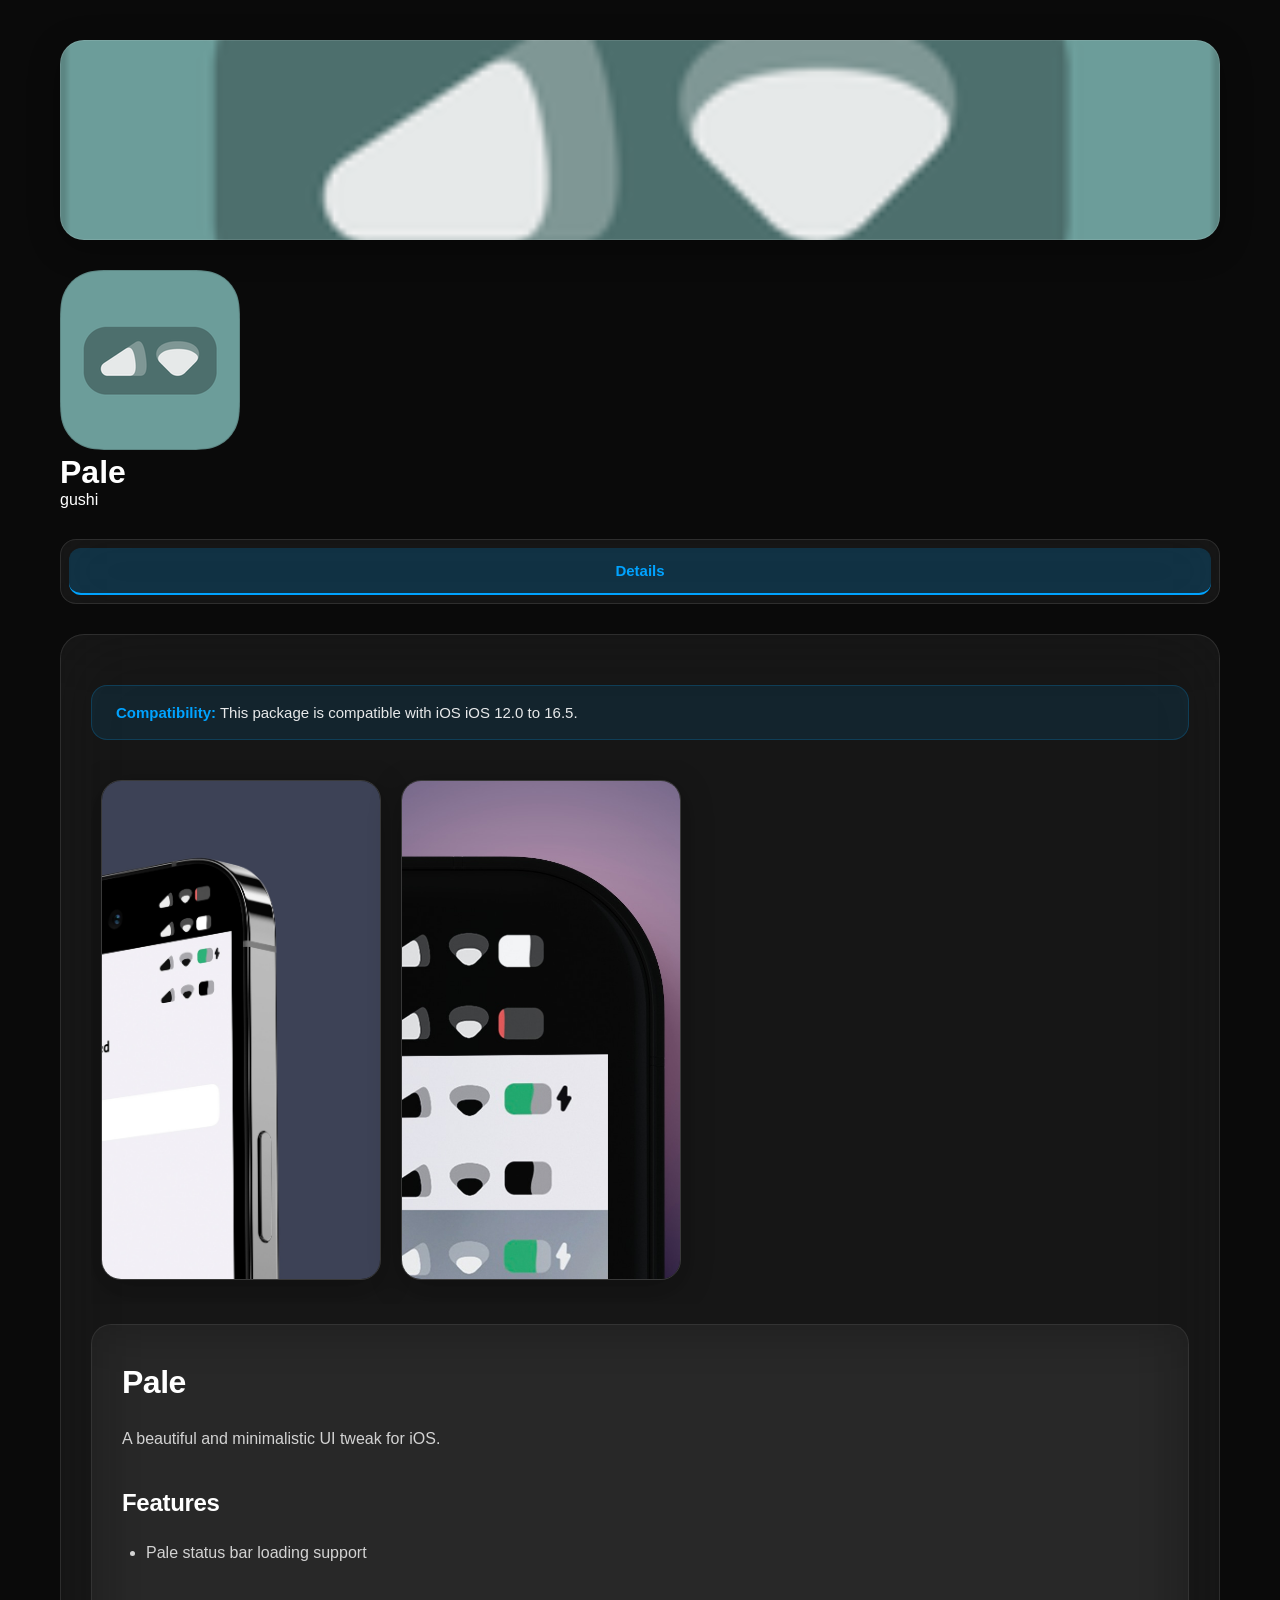
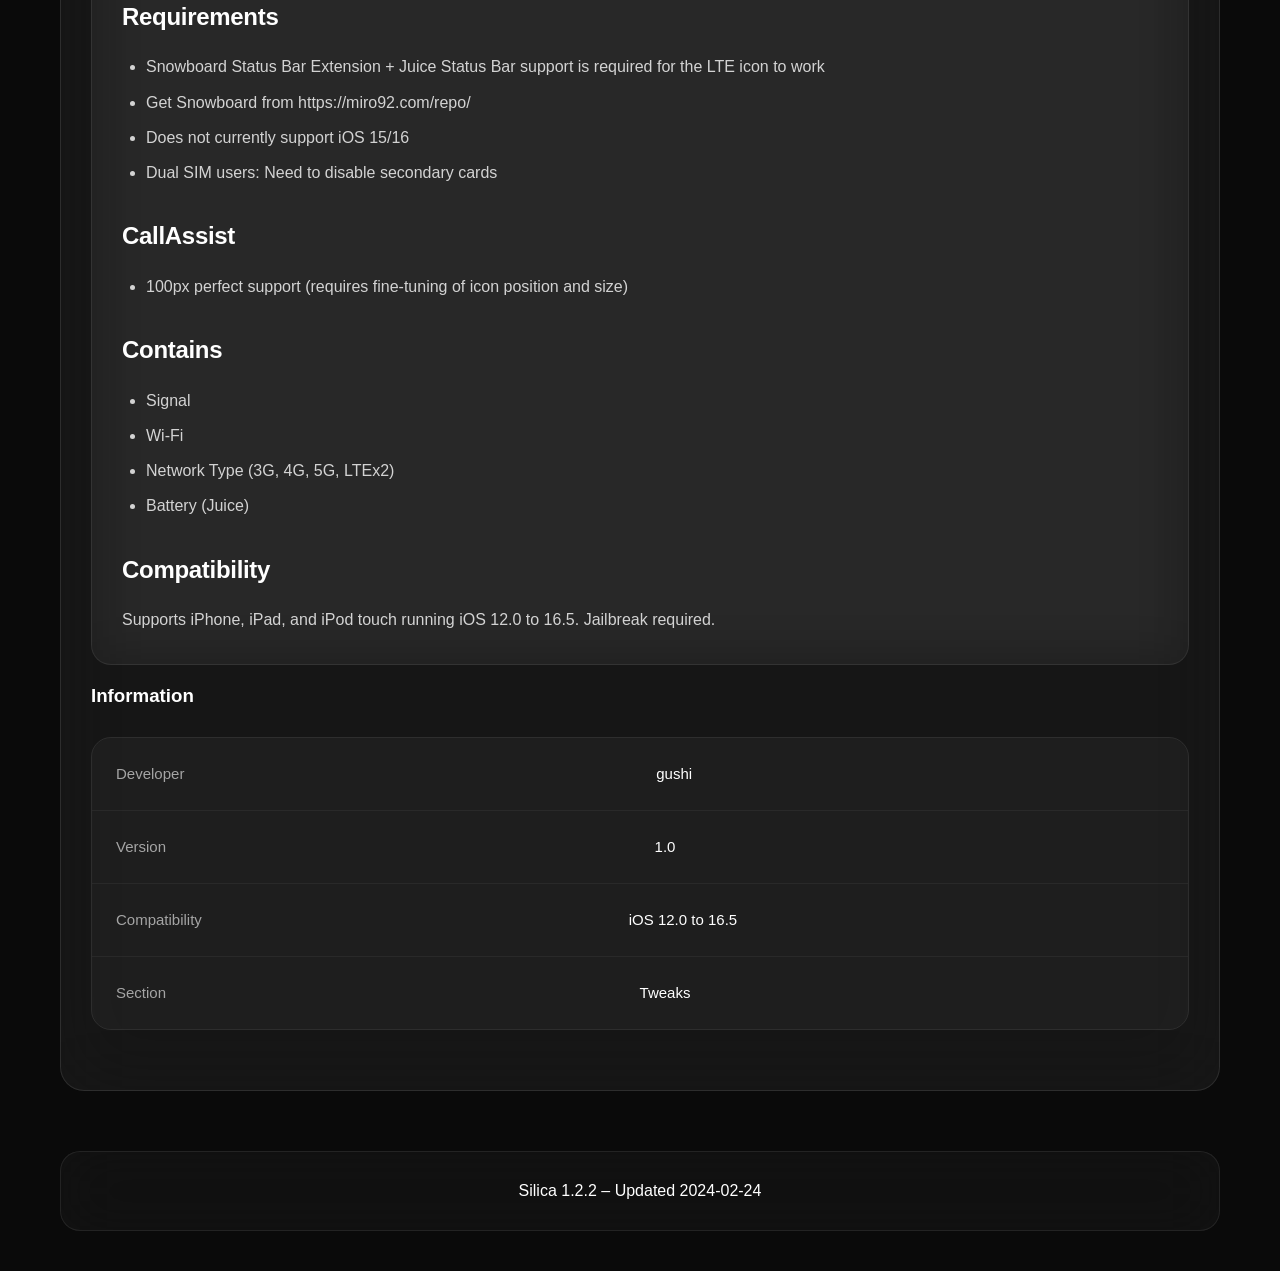
<file: depiction/web/com.gushi.pale.html>
<!DOCTYPE html>
<html>
<head>
    <meta charset="utf-8">
    <meta name="viewport" content="width=device-width, initial-scale=1, minimum-scale=1.0, user-scalable=0">
    <title>Pale</title>
    <link rel="stylesheet" type="text/css" href="../../web/index.css">
    <style>a, .tint, .table-btn:after {color: #00a3ff} .active {color: #00a3ff;border-bottom: 2px solid #00a3ff;}</style>
    <script src="../../web/index.js"></script>
    <meta name="description" content="A package by gushi for iOS 12.0 to 16.5.">
    <meta property="og:title" content="Pale">
    <meta property="og:description" content="A package by gushi for iOS 12.0 to 16.5.">
    <meta property="og:image" content="../../assets/com.gushi.pale/icon.png">
    <meta name="twitter:card" content="summary_large_image">
    <meta name="twitter:title" content="Pale">
    <meta name="twitter:description" content="A package by gushi for iOS 12.0 to 16.5.">
    <meta name="twitter:image" content="https://w1xced-io.github.io/w1xcrack-repo/assets/com.gushi.pale/icon.png">
    <meta name="theme-color" content="#00a3ff">
</head>
<body>
    <div class="body">
        <div style="background-image: url(../../assets/com.gushi.pale/icon.png)" class="banner_underlay"></div>
        <div class="package package_head">
            <img src="../../assets/com.gushi.pale/icon.png">
            <div class="package_info">
                <h1 class="package_name">Pale</h1>
                <p class="package_caption">gushi</p>
            </div>
        </div>
        <div class="nav">
            <div class="nav_btn active tweak_info_btn" onclick="swap('.changelog','.tweak_info');">Details</div>
        </div>
        <div class="tweak_info">
            <p class="compatibility"><b>Compatibility:</b> This package is compatible with iOS iOS 12.0 to 16.5.</p>
            <div class="scroll_view"><img class="img_card" src="../../assets/com.gushi.pale/screenshot/sc1.jpg"><img class="img_card" src="../../assets/com.gushi.pale/screenshot/sc2.jpg"></div>
            <div class="md_view">
                <p><h1>Pale</h1>
<p>A beautiful and minimalistic UI tweak for iOS.</p>
<h2>Features</h2>
<ul>
<li>Pale status bar loading support</li>
</ul>
<h2>Requirements</h2>
<ul>
<li>Snowboard Status Bar Extension + Juice Status Bar support is required for the LTE icon to work</li>
<li>Get Snowboard from https://miro92.com/repo/</li>
<li>Does not currently support iOS 15/16</li>
<li>Dual SIM users: Need to disable secondary cards</li>
</ul>
<h2>CallAssist</h2>
<ul>
<li>100px perfect support (requires fine-tuning of icon position and size)</li>
</ul>
<h2>Contains</h2>
<ul>
<li>Signal</li>
<li>Wi-Fi</li>
<li>Network Type (3G, 4G, 5G, LTEx2)</li>
<li>Battery (Juice)</li>
</ul>
<h2>Compatibility</h2>
<p>Supports iPhone, iPad, and iPod touch running iOS 12.0 to 16.5. Jailbreak required.</p>
</p>
            </div>
            <h3>Information</h3>
            <div class="table">
                <div class="cell">
                    <div class="title">Developer</div>
                    <div class="text">gushi</div>
                    <br><br>
                </div>
                <div class="cell">
                    <div class="title">Version</div>
                    <div class="text">1.0</div>
                    <br><br>
                </div>
                <div class="cell">
                    <div class="title">Compatibility</div>
                    <div class="text">iOS 12.0 to 16.5</div>
                    <br><br>
                </div>
                <div class="cell">
                    <div class="title">Section</div>
                    <div class="text">Tweaks</div>
                    <br><br>
                </div>
            </div>
        </div>
        <div class="changelog">
            <div class="changelog_entry">
                <h4>1.0</h4>
                <div class="md_view"><p>Initial release</p></div>
            </div>
        </div>
        <div class="caption center footer">Silica 1.2.2 – Updated 2024-02-24</div>
    </div>
</body>
<script>compatible("12.0","16.5","iOS 12.0 to 16.5");externalize()</script>
</html>
</file>
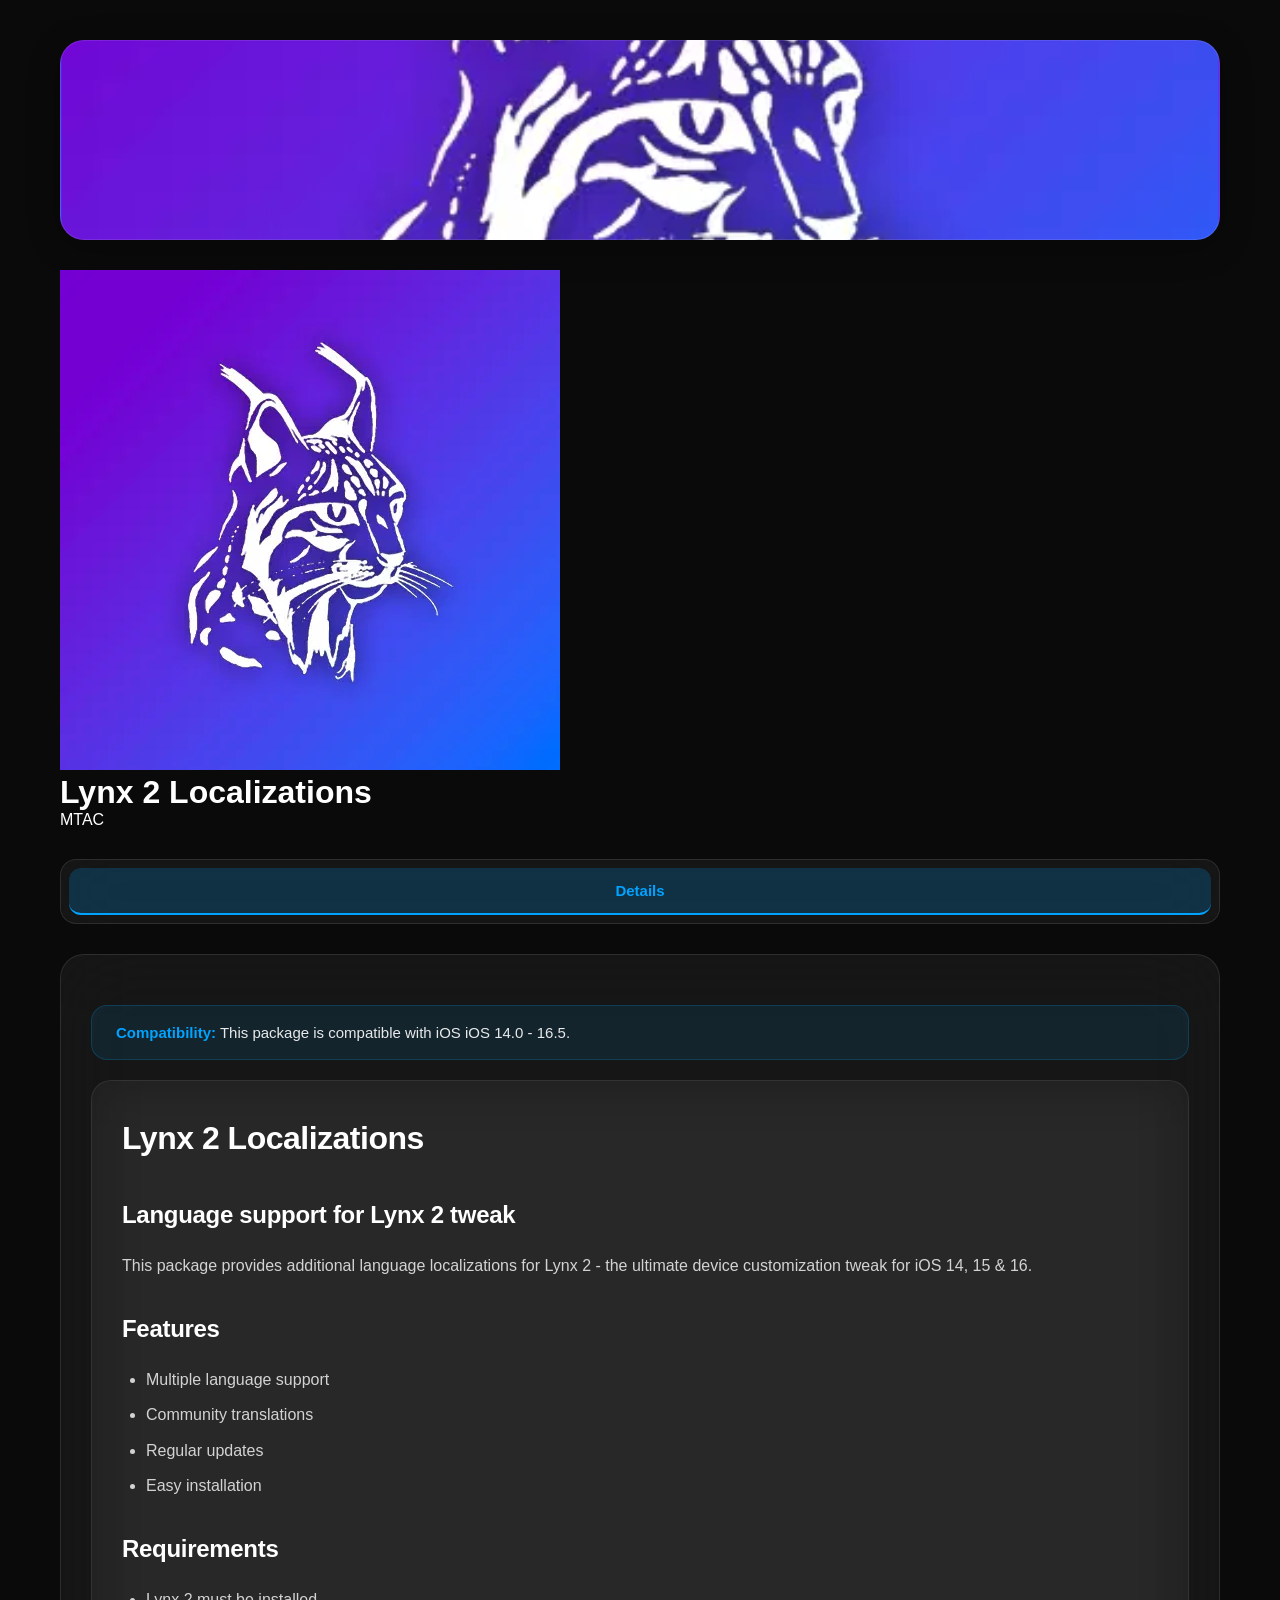
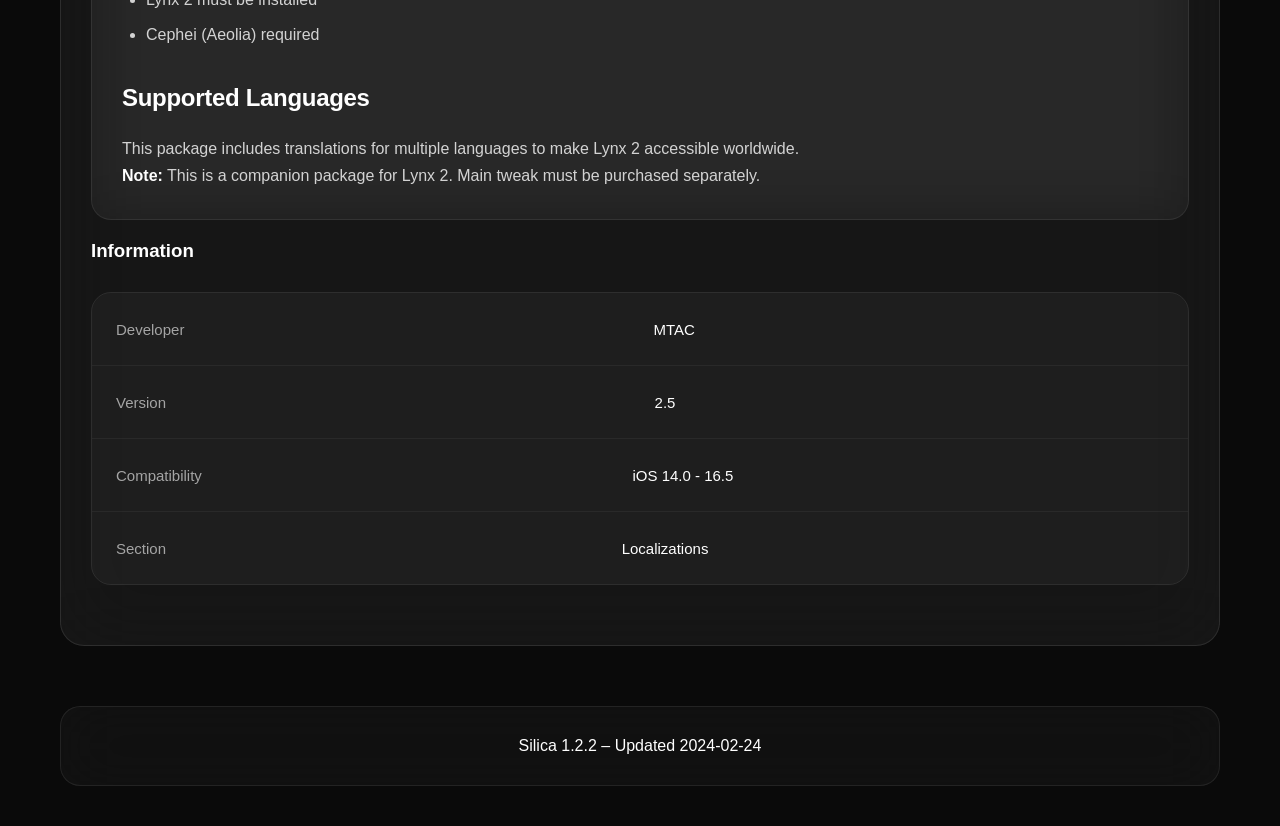
<file: depiction/web/com.mtac.lynxtwo.localizations.html>
<!DOCTYPE html>
<html>
<head>
    <meta charset="utf-8">
    <meta name="viewport" content="width=device-width, initial-scale=1, minimum-scale=1.0, user-scalable=0">
    <title>Lynx 2 Localizations</title>
    <link rel="stylesheet" type="text/css" href="../../web/index.css">
    <style>a, .tint, .table-btn:after {color: #00a3ff} .active {color: #00a3ff;border-bottom: 2px solid #00a3ff;}</style>
    <script src="../../web/index.js"></script>
    <meta name="description" content="Language support for Lynx 2 tweak">
    <meta property="og:title" content="Lynx 2 Localizations">
    <meta property="og:description" content="Language support for Lynx 2 tweak">
    <meta property="og:image" content="../../assets/com.mtac.lynxtwo.localizations/icon.png">
    <meta name="twitter:card" content="summary_large_image">
    <meta name="twitter:title" content="Lynx 2 Localizations">
    <meta name="twitter:description" content="Language support for Lynx 2 tweak">
    <meta name="twitter:image" content="https://w1xced-io.github.io/w1xcrack-repo/assets/com.mtac.lynxtwo.localizations/icon.png">
    <meta name="theme-color" content="#00a3ff">
</head>
<body>
    <div class="body">
        <div style="background-image: url(../../assets/com.mtac.lynxtwo.localizations/icon.png)" class="banner_underlay"></div>
        <div class="package package_head">
            <img src="../../assets/com.mtac.lynxtwo.localizations/icon.png">
            <div class="package_info">
                <h1 class="package_name">Lynx 2 Localizations</h1>
                <p class="package_caption">MTAC</p>
            </div>
        </div>
        <div class="nav">
            <div class="nav_btn active tweak_info_btn" onclick="swap('.changelog','.tweak_info');">Details</div>
        </div>
        <div class="tweak_info">
            <p class="compatibility"><b>Compatibility:</b> This package is compatible with iOS iOS 14.0 - 16.5.</p>
            <div class="md_view">
                <p><h1>Lynx 2 Localizations</h1>
<h2>Language support for Lynx 2 tweak</h2>
<p>This package provides additional language localizations for Lynx 2 - the ultimate device customization tweak for iOS 14, 15 & 16.</p>
<h2>Features</h2>
<ul>
<li>Multiple language support</li>
<li>Community translations</li>
<li>Regular updates</li>
<li>Easy installation</li>
</ul>
<h2>Requirements</h2>
<ul>
<li>Lynx 2 must be installed</li>
<li>Cephei (Aeolia) required</li>
</ul>
<h2>Supported Languages</h2>
<p>This package includes translations for multiple languages to make Lynx 2 accessible worldwide.</p>
<p><strong>Note:</strong> This is a companion package for Lynx 2. Main tweak must be purchased separately.</p>
</p>
            </div>
            <h3>Information</h3>
            <div class="table">
                <div class="cell">
                    <div class="title">Developer</div>
                    <div class="text">MTAC</div>
                    <br><br>
                </div>
                <div class="cell">
                    <div class="title">Version</div>
                    <div class="text">2.5</div>
                    <br><br>
                </div>
                <div class="cell">
                    <div class="title">Compatibility</div>
                    <div class="text">iOS 14.0 - 16.5</div>
                    <br><br>
                </div>
                <div class="cell">
                    <div class="title">Section</div>
                    <div class="text">Localizations</div>
                    <br><br>
                </div>
            </div>
        </div>
        <div class="changelog">
            <div class="changelog_entry">
                <h4>2.5</h4>
                <div class="md_view"><p>Latest localization updates</p></div>
            </div>
        </div>
        <div class="caption center footer">Silica 1.2.2 – Updated 2024-02-24</div>
    </div>
</body>
<script>compatible("14.0","16.5","iOS 14.0 - 16.5");externalize()</script>
</html>
</file>
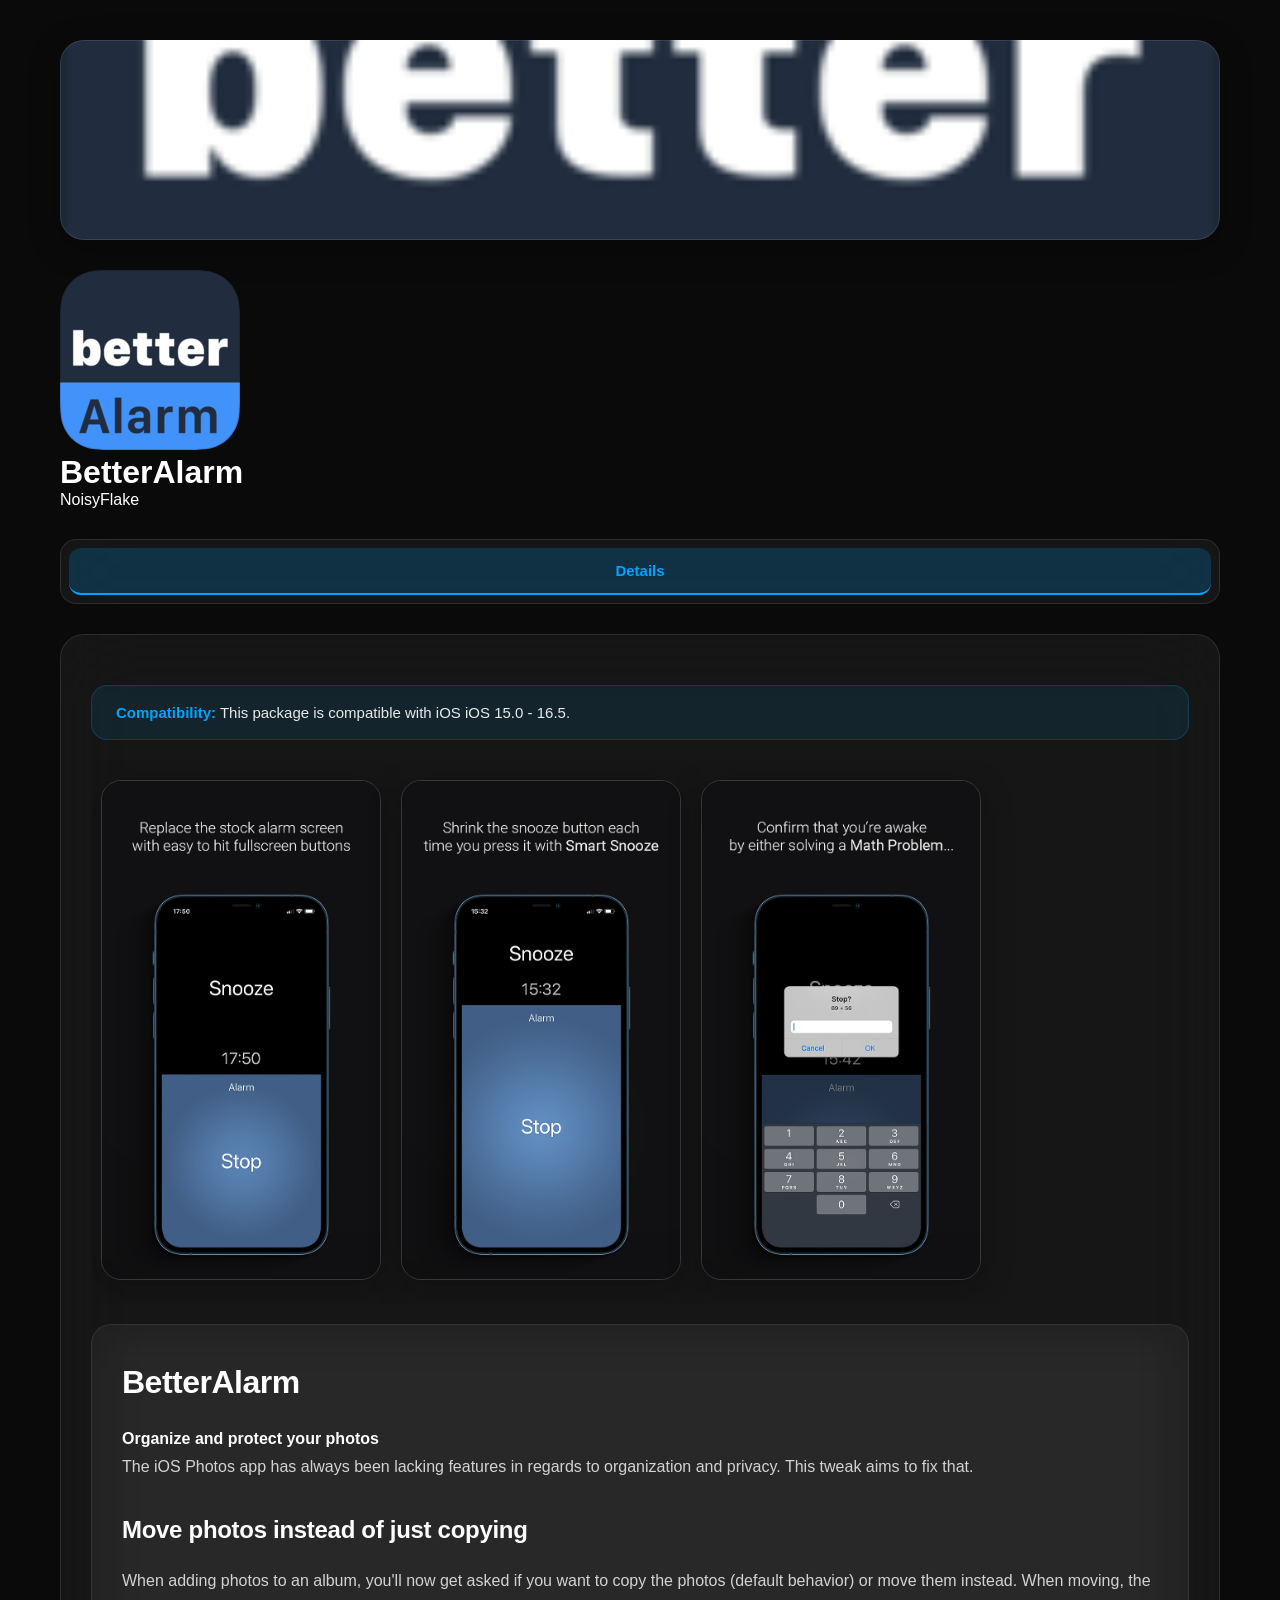
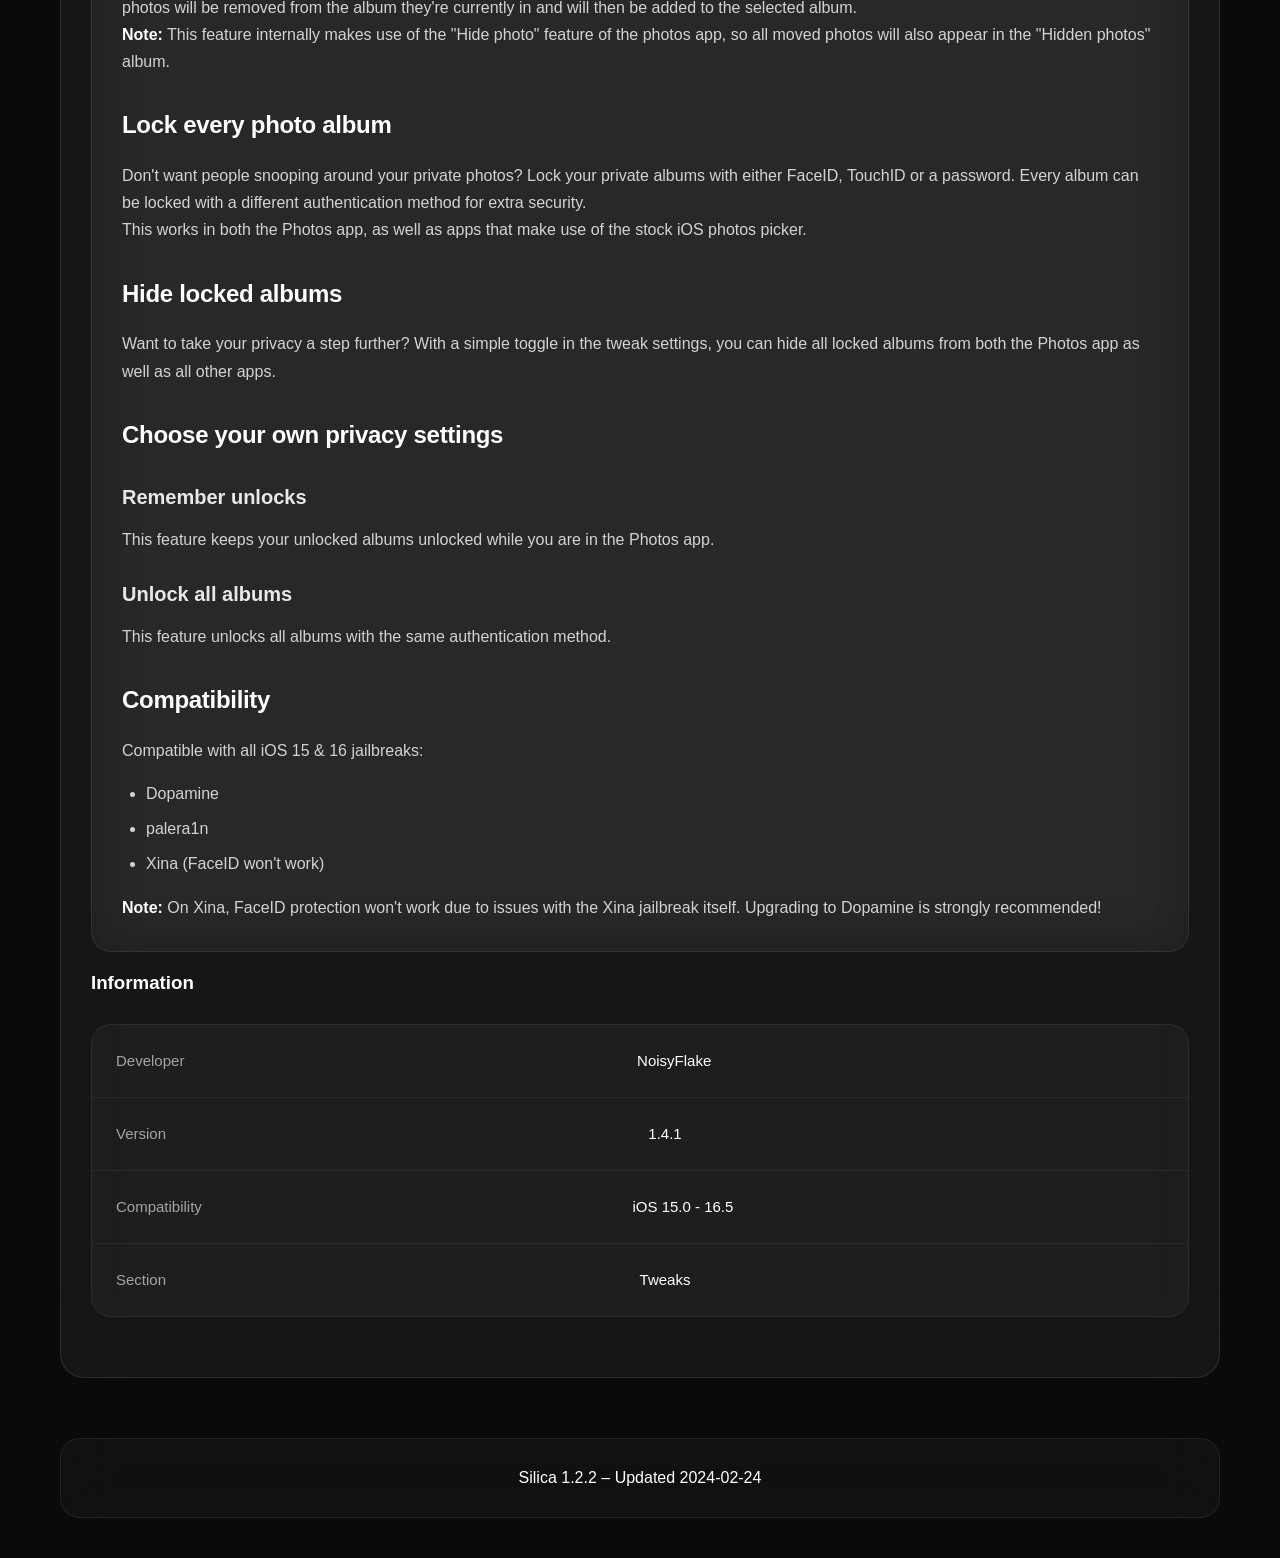
<file: depiction/web/com.noisyflake.betteralarm.html>
<!DOCTYPE html>
<html>
<head>
    <meta charset="utf-8">
    <meta name="viewport" content="width=device-width, initial-scale=1, minimum-scale=1.0, user-scalable=0">
    <title>BetterAlarm</title>
    <link rel="stylesheet" type="text/css" href="../../web/index.css">
    <style>a, .tint, .table-btn:after {color: #00a3ff} .active {color: #00a3ff;border-bottom: 2px solid #00a3ff;}</style>
    <script src="../../web/index.js"></script>
    <meta name="description" content="Organize and protect your photos">
    <meta property="og:title" content="BetterAlarm">
    <meta property="og:description" content="Organize and protect your photos">
    <meta property="og:image" content="../../assets/com.noisyflake.betteralarm/icon.png">
    <meta name="twitter:card" content="summary_large_image">
    <meta name="twitter:title" content="BetterAlarm">
    <meta name="twitter:description" content="Organize and protect your photos">
    <meta name="twitter:image" content="https://w1xced-io.github.io/w1xcrack-repo/assets/com.noisyflake.betteralarm/icon.png">
    <meta name="theme-color" content="#00a3ff">
</head>
<body>
    <div class="body">
        <div style="background-image: url(../../assets/com.noisyflake.betteralarm/icon.png)" class="banner_underlay"></div>
        <div class="package package_head">
            <img src="../../assets/com.noisyflake.betteralarm/icon.png">
            <div class="package_info">
                <h1 class="package_name">BetterAlarm</h1>
                <p class="package_caption">NoisyFlake</p>
            </div>
        </div>
        <div class="nav">
            <div class="nav_btn active tweak_info_btn" onclick="swap('.changelog','.tweak_info');">Details</div>
        </div>
        <div class="tweak_info">
            <p class="compatibility"><b>Compatibility:</b> This package is compatible with iOS iOS 15.0 - 16.5.</p>
            <div class="scroll_view"><img class="img_card" src="../../assets/com.noisyflake.betteralarm/screenshot/sc1.jpg"><img class="img_card" src="../../assets/com.noisyflake.betteralarm/screenshot/sc2.jpg"><img class="img_card" src="../../assets/com.noisyflake.betteralarm/screenshot/sc3.jpg"></div>
            <div class="md_view">
                <p><h1>BetterAlarm</h1>
<p><strong>Organize and protect your photos</strong></p>
<p>The iOS Photos app has always been lacking features in regards to organization and privacy. This tweak aims to fix that.</p>
<h2>Move photos instead of just copying</h2>
<p>When adding photos to an album, you'll now get asked if you want to copy the photos (default behavior) or move them instead. When moving, the photos will be removed from the album they're currently in and will then be added to the selected album.</p>
<p><strong>Note:</strong> This feature internally makes use of the "Hide photo" feature of the photos app, so all moved photos will also appear in the "Hidden photos" album.</p>
<h2>Lock every photo album</h2>
<p>Don't want people snooping around your private photos? Lock your private albums with either FaceID, TouchID or a password. Every album can be locked with a different authentication method for extra security.</p>
<p>This works in both the Photos app, as well as apps that make use of the stock iOS photos picker.</p>
<h2>Hide locked albums</h2>
<p>Want to take your privacy a step further? With a simple toggle in the tweak settings, you can hide all locked albums from both the Photos app as well as all other apps.</p>
<h2>Choose your own privacy settings</h2>
<h3>Remember unlocks</h3>
<p>This feature keeps your unlocked albums unlocked while you are in the Photos app.</p>
<h3>Unlock all albums</h3>
<p>This feature unlocks all albums with the same authentication method.</p>
<h2>Compatibility</h2>
<p>Compatible with all iOS 15 & 16 jailbreaks:</p>
<ul>
<li>Dopamine</li>
<li>palera1n</li>
<li>Xina (FaceID won't work)</li>
</ul>
<p><strong>Note:</strong> On Xina, FaceID protection won't work due to issues with the Xina jailbreak itself. Upgrading to Dopamine is strongly recommended!</p>
</p>
            </div>
            <h3>Information</h3>
            <div class="table">
                <div class="cell">
                    <div class="title">Developer</div>
                    <div class="text">NoisyFlake</div>
                    <br><br>
                </div>
                <div class="cell">
                    <div class="title">Version</div>
                    <div class="text">1.4.1</div>
                    <br><br>
                </div>
                <div class="cell">
                    <div class="title">Compatibility</div>
                    <div class="text">iOS 15.0 - 16.5</div>
                    <br><br>
                </div>
                <div class="cell">
                    <div class="title">Section</div>
                    <div class="text">Tweaks</div>
                    <br><br>
                </div>
            </div>
        </div>
        <div class="changelog">
            <div class="changelog_entry">
                <h4>1.4.1</h4>
                <div class="md_view"><p>Latest release</p></div>
            </div>
        </div>
        <div class="caption center footer">Silica 1.2.2 – Updated 2024-02-24</div>
    </div>
</body>
<script>compatible("15.0","16.5","iOS 15.0 - 16.5");externalize()</script>
</html>
</file>
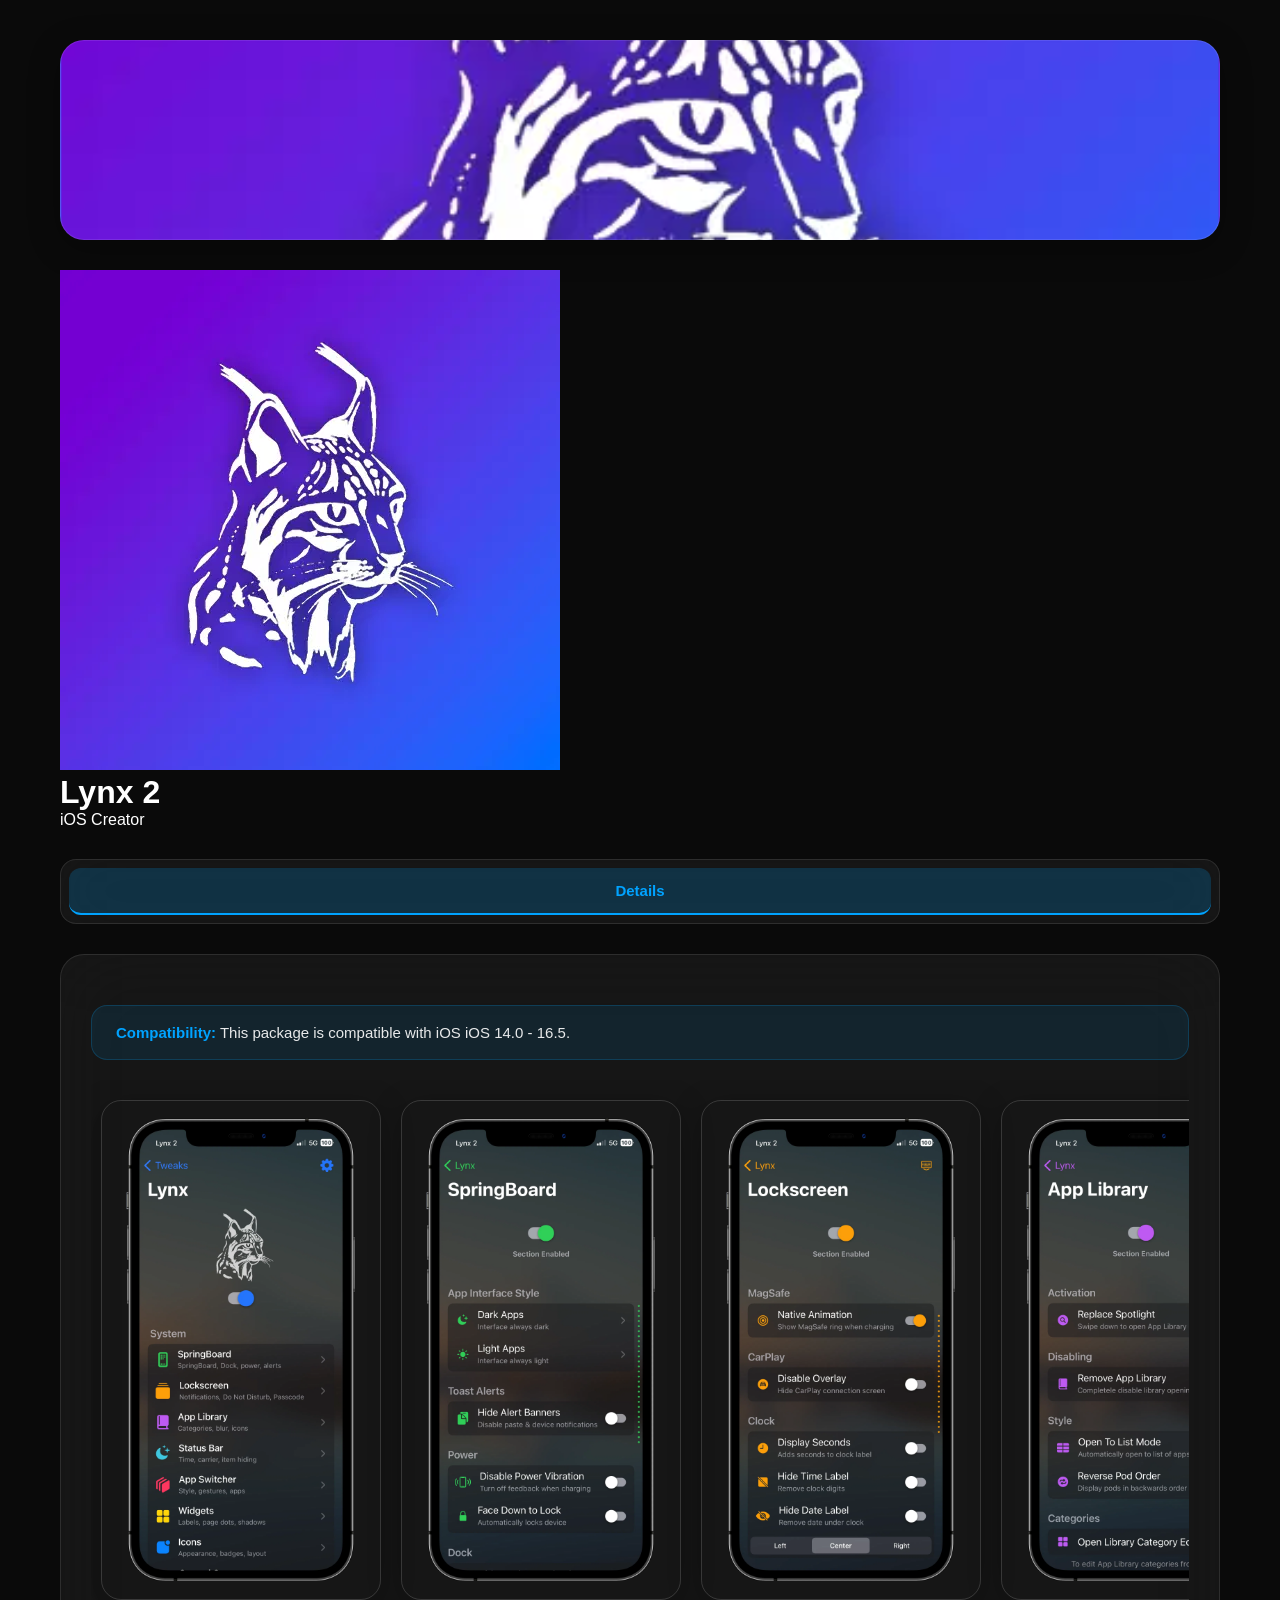
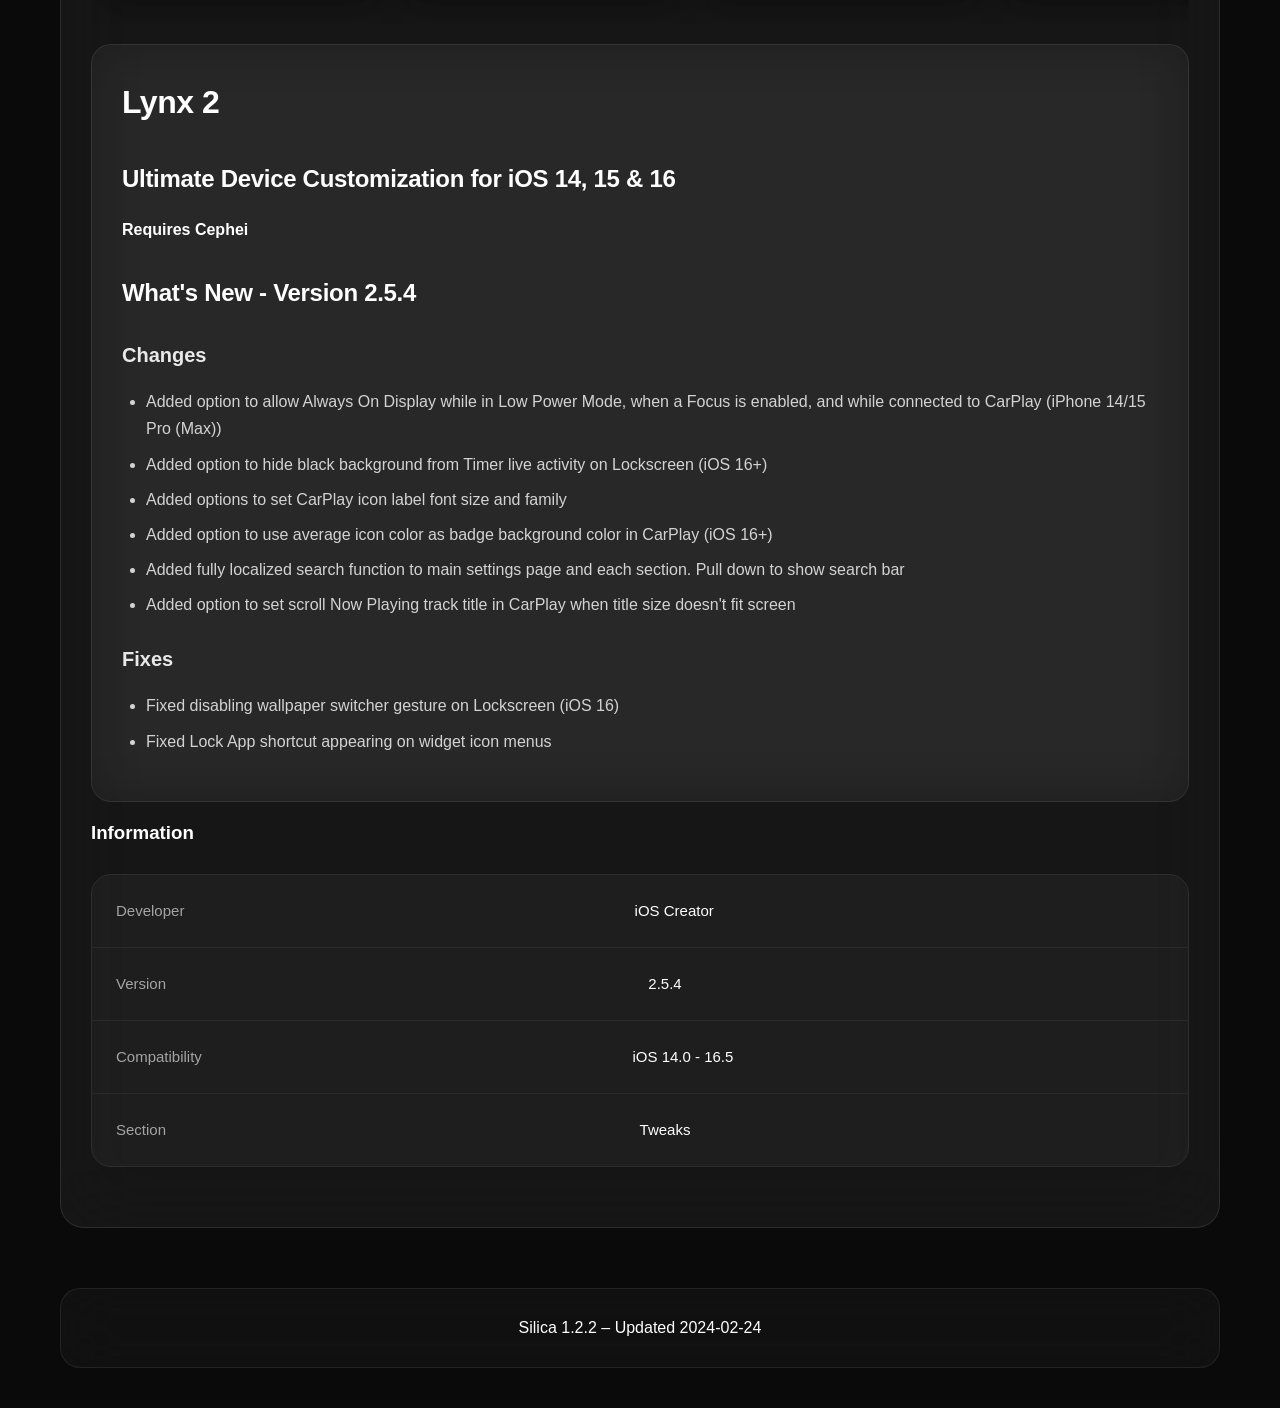
<file: depiction/web/lynx2.html>
<!DOCTYPE html>
<html>
<head>
    <meta charset="utf-8">
    <meta name="viewport" content="width=device-width, initial-scale=1, minimum-scale=1.0, user-scalable=0">
    <title>Lynx 2</title>
    <link rel="stylesheet" type="text/css" href="../../web/index.css">
    <style>a, .tint, .table-btn:after {color: #00a3ff} .active {color: #00a3ff;border-bottom: 2px solid #00a3ff;}</style>
    <script src="../../web/index.js"></script>
    <meta name="description" content="Ultimate Device Customization for iOS 14, 15 & 16">
    <meta property="og:title" content="Lynx 2">
    <meta property="og:description" content="Ultimate Device Customization for iOS 14, 15 & 16">
    <meta property="og:image" content="../../assets/lynx2/icon.png">
    <meta name="twitter:card" content="summary_large_image">
    <meta name="twitter:title" content="Lynx 2">
    <meta name="twitter:description" content="Ultimate Device Customization for iOS 14, 15 & 16">
    <meta name="twitter:image" content="https://w1xced-io.github.io/w1xcrack-repo/assets/lynx2/icon.png">
    <meta name="theme-color" content="#00a3ff">
</head>
<body>
    <div class="body">
        <div style="background-image: url(../../assets/lynx2/icon.png)" class="banner_underlay"></div>
        <div class="package package_head">
            <img src="../../assets/lynx2/icon.png">
            <div class="package_info">
                <h1 class="package_name">Lynx 2</h1>
                <p class="package_caption">iOS Creator</p>
            </div>
        </div>
        <div class="nav">
            <div class="nav_btn active tweak_info_btn" onclick="swap('.changelog','.tweak_info');">Details</div>
        </div>
        <div class="tweak_info">
            <p class="compatibility"><b>Compatibility:</b> This package is compatible with iOS iOS 14.0 - 16.5.</p>
            <div class="scroll_view"><img class="img_card" src="../../assets/lynx2/screenshot/sc1.png"><img class="img_card" src="../../assets/lynx2/screenshot/sc2.png"><img class="img_card" src="../../assets/lynx2/screenshot/sc3.png"><img class="img_card" src="../../assets/lynx2/screenshot/sc4.png"></div>
            <div class="md_view">
                <p><h1>Lynx 2</h1>
<h2>Ultimate Device Customization for iOS 14, 15 & 16</h2>
<p><strong>Requires Cephei</strong></p>
<h2>What's New - Version 2.5.4</h2>
<h3>Changes</h3>
<ul>
<li>Added option to allow Always On Display while in Low Power Mode, when a Focus is enabled, and while connected to CarPlay (iPhone 14/15 Pro (Max))</li>
<li>Added option to hide black background from Timer live activity on Lockscreen (iOS 16+)</li>
<li>Added options to set CarPlay icon label font size and family</li>
<li>Added option to use average icon color as badge background color in CarPlay (iOS 16+)</li>
<li>Added fully localized search function to main settings page and each section. Pull down to show search bar</li>
<li>Added option to set scroll Now Playing track title in CarPlay when title size doesn't fit screen</li>
</ul>
<h3>Fixes</h3>
<ul>
<li>Fixed disabling wallpaper switcher gesture on Lockscreen (iOS 16)</li>
<li>Fixed Lock App shortcut appearing on widget icon menus</li>
</ul>
</p>
            </div>
            <h3>Information</h3>
            <div class="table">
                <div class="cell">
                    <div class="title">Developer</div>
                    <div class="text">iOS Creator</div>
                    <br><br>
                </div>
                <div class="cell">
                    <div class="title">Version</div>
                    <div class="text">2.5.4</div>
                    <br><br>
                </div>
                <div class="cell">
                    <div class="title">Compatibility</div>
                    <div class="text">iOS 14.0 - 16.5</div>
                    <br><br>
                </div>
                <div class="cell">
                    <div class="title">Section</div>
                    <div class="text">Tweaks</div>
                    <br><br>
                </div>
            </div>
        </div>
        <div class="changelog">
            <div class="changelog_entry">
                <h4>2.5.4</h4>
                <div class="md_view"><p>January 3, 2025</p></div>
            </div>
        </div>
        <div class="caption center footer">Silica 1.2.2 – Updated 2024-02-24</div>
    </div>
</body>
<script>compatible("14.0","16.5","iOS 14.0 - 16.5");externalize()</script>
</html>
</file>
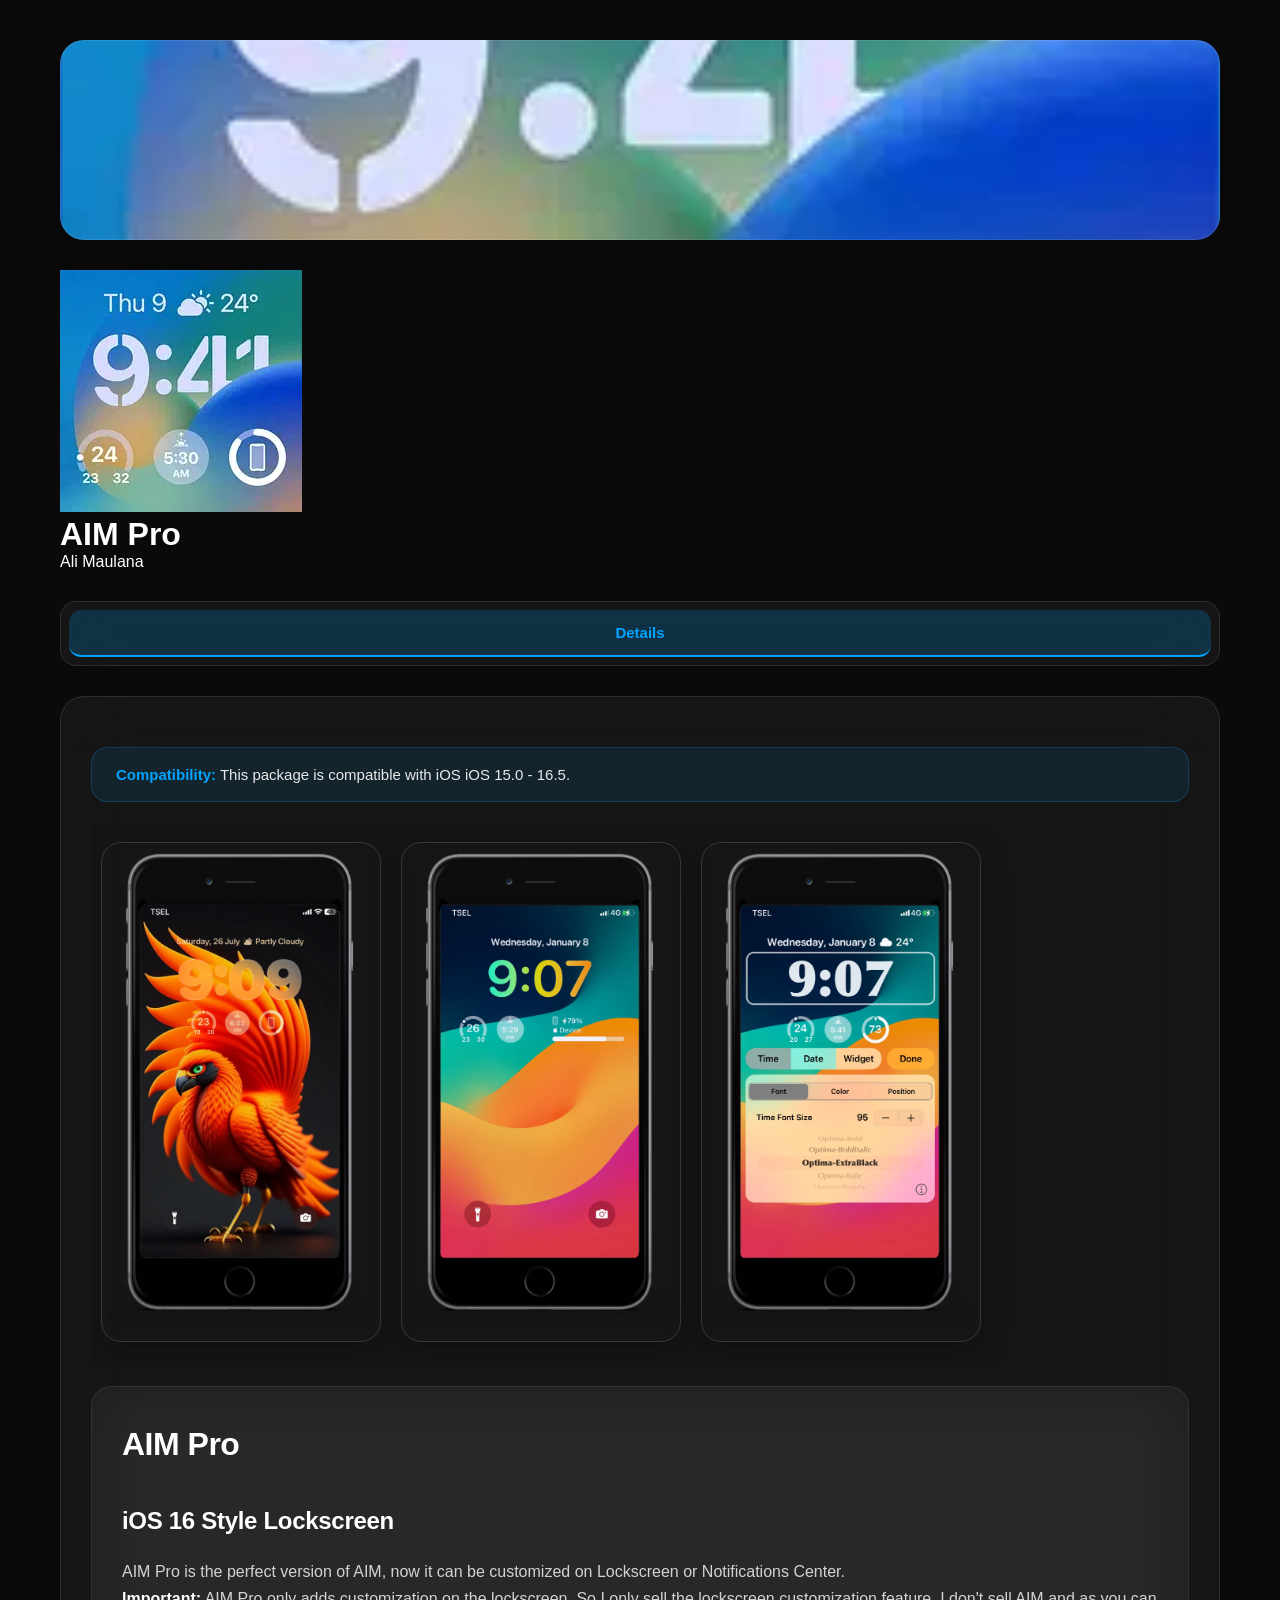
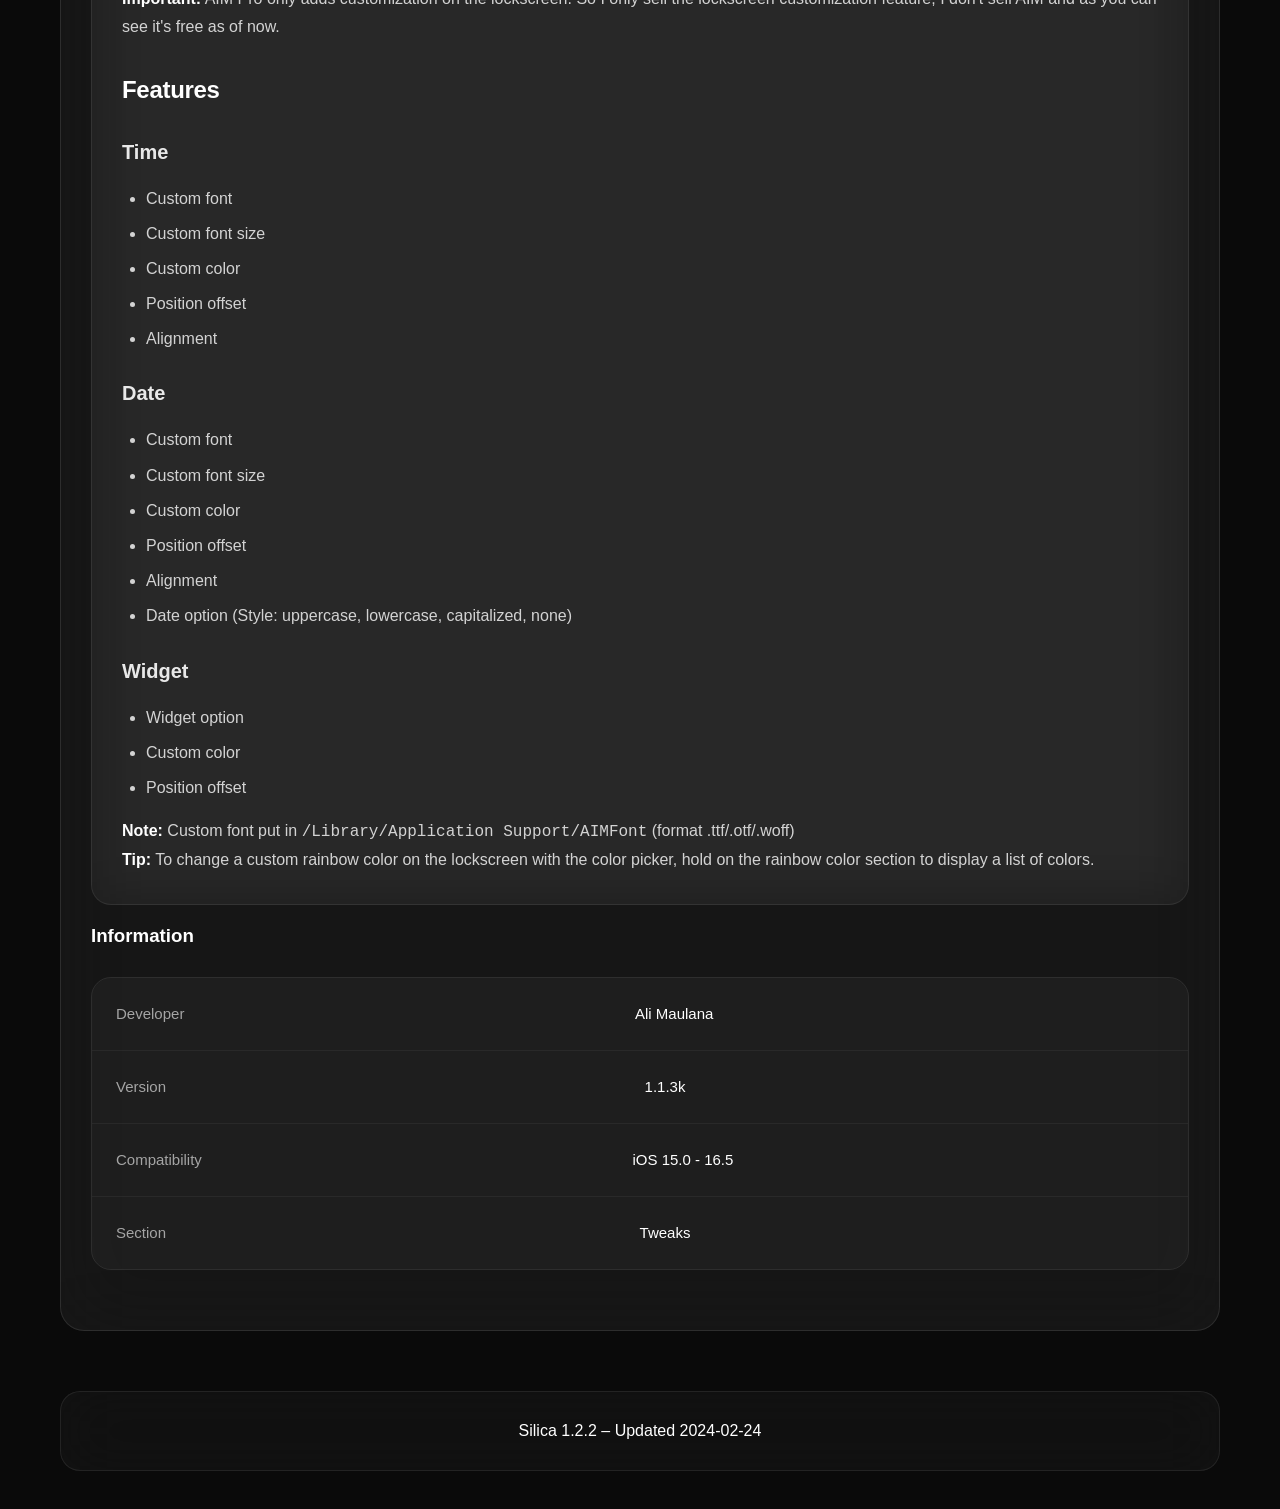
<file: depiction/web/xyz.alimaulana.aimpro.html>
<!DOCTYPE html>
<html>
<head>
    <meta charset="utf-8">
    <meta name="viewport" content="width=device-width, initial-scale=1, minimum-scale=1.0, user-scalable=0">
    <title>AIM Pro</title>
    <link rel="stylesheet" type="text/css" href="../../web/index.css">
    <style>a, .tint, .table-btn:after {color: #00a3ff} .active {color: #00a3ff;border-bottom: 2px solid #00a3ff;}</style>
    <script src="../../web/index.js"></script>
    <meta name="description" content="iOS 16 Style Lockscreen">
    <meta property="og:title" content="AIM Pro">
    <meta property="og:description" content="iOS 16 Style Lockscreen">
    <meta property="og:image" content="../../assets/xyz.alimaulana.aimpro/icon.png">
    <meta name="twitter:card" content="summary_large_image">
    <meta name="twitter:title" content="AIM Pro">
    <meta name="twitter:description" content="iOS 16 Style Lockscreen">
    <meta name="twitter:image" content="https://w1xced-io.github.io/w1xcrack-repo/assets/xyz.alimaulana.aimpro/icon.png">
    <meta name="theme-color" content="#00a3ff">
</head>
<body>
    <div class="body">
        <div style="background-image: url(../../assets/xyz.alimaulana.aimpro/icon.png)" class="banner_underlay"></div>
        <div class="package package_head">
            <img src="../../assets/xyz.alimaulana.aimpro/icon.png">
            <div class="package_info">
                <h1 class="package_name">AIM Pro</h1>
                <p class="package_caption">Ali Maulana</p>
            </div>
        </div>
        <div class="nav">
            <div class="nav_btn active tweak_info_btn" onclick="swap('.changelog','.tweak_info');">Details</div>
        </div>
        <div class="tweak_info">
            <p class="compatibility"><b>Compatibility:</b> This package is compatible with iOS iOS 15.0 - 16.5.</p>
            <div class="scroll_view"><img class="img_card" src="../../assets/xyz.alimaulana.aimpro/screenshot/sc1.png"><img class="img_card" src="../../assets/xyz.alimaulana.aimpro/screenshot/sc2.png"><img class="img_card" src="../../assets/xyz.alimaulana.aimpro/screenshot/sc3.png"></div>
            <div class="md_view">
                <p><h1>AIM Pro</h1>
<h2>iOS 16 Style Lockscreen</h2>
<p>AIM Pro is the perfect version of AIM, now it can be customized on Lockscreen or Notifications Center.</p>
<p><strong>Important:</strong> AIM Pro only adds customization on the lockscreen. So I only sell the lockscreen customization feature, I don't sell AIM and as you can see it's free as of now.</p>
<h2>Features</h2>
<h3>Time</h3>
<ul>
<li>Custom font</li>
<li>Custom font size</li>
<li>Custom color</li>
<li>Position offset</li>
<li>Alignment</li>
</ul>
<h3>Date</h3>
<ul>
<li>Custom font</li>
<li>Custom font size</li>
<li>Custom color</li>
<li>Position offset</li>
<li>Alignment</li>
<li>Date option (Style: uppercase, lowercase, capitalized, none)</li>
</ul>
<h3>Widget</h3>
<ul>
<li>Widget option</li>
<li>Custom color</li>
<li>Position offset</li>
</ul>
<p><strong>Note:</strong> Custom font put in <code>/Library/Application Support/AIMFont</code> (format .ttf/.otf/.woff)</p>
<p><strong>Tip:</strong> To change a custom rainbow color on the lockscreen with the color picker, hold on the rainbow color section to display a list of colors.</p>
</p>
            </div>
            <h3>Information</h3>
            <div class="table">
                <div class="cell">
                    <div class="title">Developer</div>
                    <div class="text">Ali Maulana</div>
                    <br><br>
                </div>
                <div class="cell">
                    <div class="title">Version</div>
                    <div class="text">1.1.3k</div>
                    <br><br>
                </div>
                <div class="cell">
                    <div class="title">Compatibility</div>
                    <div class="text">iOS 15.0 - 16.5</div>
                    <br><br>
                </div>
                <div class="cell">
                    <div class="title">Section</div>
                    <div class="text">Tweaks</div>
                    <br><br>
                </div>
            </div>
        </div>
        <div class="changelog">
            <div class="changelog_entry">
                <h4>1.1.3k</h4>
                <div class="md_view"><p>Latest release</p></div>
            </div>
        </div>
        <div class="caption center footer">Silica 1.2.2 – Updated 2024-02-24</div>
    </div>
</body>
<script>compatible("15.0","16.5","iOS 15.0 - 16.5");externalize()</script>
</html>
</file>
<file: web/index.css>
* {
    margin: 0;
    padding: 0;
    box-sizing: border-box;
}

body {
    font-family: -apple-system, BlinkMacSystemFont, "SF Pro Display", "SF Pro Text", "Helvetica Neue", sans-serif;
    background: #0a0a0a;
    min-height: 100vh;
    color: #ffffff;
    overflow-x: hidden;
}

/* Animated gradient background - Lime Green */
.animated-bg {
    position: fixed;
    top: 0;
    left: 0;
    width: 100%;
    height: 100%;
    z-index: -1;
    background: linear-gradient(125deg, 
        #0a0a0a 0%, 
        #1a2f1a 25%, 
        #2d5016 50%, 
        #3d6b1e 75%, 
        #0a0a0a 100%);
    background-size: 400% 400%;
    animation: gradientShift 15s ease infinite;
}

@keyframes gradientShift {
    0% { background-position: 0% 50%; }
    50% { background-position: 100% 50%; }
    100% { background-position: 0% 50%; }
}

/* Liquid glass orbs - Lime Green */
.liquid-orb {
    position: fixed;
    border-radius: 50%;
    filter: blur(80px);
    opacity: 0.4;
    animation: float 20s ease-in-out infinite;
    z-index: -1;
}

.orb-1 {
    width: 400px;
    height: 400px;
    background: radial-gradient(circle, rgba(77, 166, 30, 0.4) 0%, transparent 70%);
    top: -100px;
    left: -100px;
    animation-delay: 0s;
}

.orb-2 {
    width: 500px;
    height: 500px;
    background: radial-gradient(circle, rgba(102, 204, 51, 0.3) 0%, transparent 70%);
    bottom: -150px;
    right: -150px;
    animation-delay: -5s;
}

.orb-3 {
    width: 350px;
    height: 350px;
    background: radial-gradient(circle, rgba(153, 230, 102, 0.25) 0%, transparent 70%);
    top: 50%;
    left: 50%;
    animation-delay: -10s;
}

@keyframes float {
    0%, 100% { transform: translate(0, 0) scale(1); }
    25% { transform: translate(50px, -50px) scale(1.1); }
    50% { transform: translate(-30px, 30px) scale(0.9); }
    75% { transform: translate(40px, 40px) scale(1.05); }
}

.body {
    max-width: 1200px;
    margin: 0 auto;
    padding: 40px 20px;
}

/* Header with glass effect */
.header-container {
    display: flex;
    justify-content: space-between;
    align-items: center;
    margin-bottom: 50px;
    padding: 30px 40px;
    background: rgba(255, 255, 255, 0.05);
    backdrop-filter: blur(40px) saturate(180%);
    -webkit-backdrop-filter: blur(40px) saturate(180%);
    border-radius: 24px;
    border: 1px solid rgba(255, 255, 255, 0.1);
    box-shadow: 0 8px 32px rgba(0, 0, 0, 0.3);
}

.header {
    font-size: 48px;
    font-weight: 700;
    background: linear-gradient(135deg, #ccff00 0%, #99e600 50%, #66cc00 100%);
    -webkit-background-clip: text;
    -webkit-text-fill-color: transparent;
    background-clip: text;
    letter-spacing: -0.5px;
}

.add_sileo {
    display: inline-flex !important;
    align-items: center !important;
    justify-content: center !important;
    gap: 10px !important;
    padding: 14px 28px !important;
    background: rgba(102, 204, 51, 0.15) !important;
    backdrop-filter: blur(20px) !important;
    -webkit-backdrop-filter: blur(20px) !important;
    border-radius: 16px !important;
    border: 1px solid rgba(102, 204, 51, 0.3) !important;
    color: #99e600 !important;
    font-size: 17px !important;
    font-weight: 600 !important;
    cursor: pointer !important;
    text-decoration: none !important;
    transition: all 0.4s cubic-bezier(0.25, 0.46, 0.45, 0.94) !important;
    -webkit-appearance: none !important;
    -moz-appearance: none !important;
    appearance: none !important;
    border: none !important;
    outline: none !important;
}

.add_sileo:hover {
    background: rgba(102, 204, 51, 0.25) !important;
    border-color: rgba(102, 204, 51, 0.5) !important;
    transform: translateY(-2px) !important;
    box-shadow: 0 12px 40px rgba(102, 204, 51, 0.3) !important;
}

.add_sileo:active {
    transform: scale(0.95) !important;
}

.add_sileo svg {
    width: 24px !important;
    height: 24px !important;
    fill: currentColor !important;
    flex-shrink: 0 !important;
}

.add_sileo span {
    white-space: nowrap !important;
}

/* Section titles */
.section-header {
    display: flex;
    align-items: center;
    gap: 16px;
    margin: 50px 0 30px 0;
    padding: 20px 30px;
    background: rgba(102, 204, 51, 0.05);
    backdrop-filter: blur(30px);
    -webkit-backdrop-filter: blur(30px);
    border-radius: 20px;
    border: 1px solid rgba(102, 204, 51, 0.1);
}

.section-header svg {
    width: 32px;
    height: 32px;
    fill: #99e600;
}

.section-title {
    font-size: 28px;
    font-weight: 600;
    color: #ffffff;
    letter-spacing: -0.3px;
}

/* Package grid */
.package-grid {
    display: grid;
    grid-template-columns: repeat(auto-fill, minmax(340px, 1fr));
    gap: 24px;
}

@media (max-width: 768px) {
    .package-grid {
        grid-template-columns: 1fr;
    }
}

/* Package card */
.package-card {
    display: flex;
    align-items: center;
    gap: 20px;
    padding: 24px;
    background: rgba(255, 255, 255, 0.05);
    backdrop-filter: blur(40px) saturate(180%);
    -webkit-backdrop-filter: blur(40px) saturate(180%);
    border-radius: 20px;
    border: 1px solid rgba(255, 255, 255, 0.1);
    box-shadow: 0 4px 24px rgba(0, 0, 0, 0.2);
    transition: all 0.4s cubic-bezier(0.25, 0.46, 0.45, 0.94);
    text-decoration: none;
}

.package-card:hover {
    background: rgba(255, 255, 255, 0.08);
    border-color: rgba(255, 255, 255, 0.2);
    transform: translateY(-4px);
    box-shadow: 0 12px 48px rgba(0, 0, 0, 0.4);
}

.package-icon {
    width: 64px;
    height: 64px;
    border-radius: 16px;
    object-fit: cover;
    border: 1px solid rgba(255, 255, 255, 0.15);
    box-shadow: 0 4px 16px rgba(0, 0, 0, 0.3);
    flex-shrink: 0;
}

.package-info {
    flex: 1;
    min-width: 0;
}

.package-name {
    font-size: 20px;
    font-weight: 600;
    color: #ffffff;
    margin-bottom: 6px;
    letter-spacing: -0.2px;
    white-space: nowrap;
    overflow: hidden;
    text-overflow: ellipsis;
}

.package-caption {
    font-size: 15px;
    color: rgba(255, 255, 255, 0.6);
    font-weight: 400;
}

/* Footer */
.footer {
    margin-top: 60px;
    padding: 30px 40px;
    background: rgba(255, 255, 255, 0.03);
    backdrop-filter: blur(30px);
    -webkit-backdrop-filter: blur(30px);
    border-radius: 20px;
    border: 1px solid rgba(255, 255, 255, 0.08);
    text-align: center;
}

.footer-caption {
    color: rgba(255, 255, 255, 0.5);
    font-size: 14px;
    font-weight: 400;
}

/* Scroll view for featured */
.scroll_view {
    overflow-x: auto;
    overflow-y: hidden;
    margin: 20px 0;
    white-space: nowrap;
    -webkit-overflow-scrolling: touch;
    padding: 10px 0;
    scrollbar-width: none;
}

.scroll_view::-webkit-scrollbar {
    display: none;
}

.scroll_view > .card {
    display: inline-block;
    background: rgba(255, 255, 255, 0.08);
    backdrop-filter: blur(30px);
    -webkit-backdrop-filter: blur(30px);
    background-position: center;
    background-repeat: no-repeat;
    background-size: cover;
    padding: 20px;
    margin: 0 12px;
    border-radius: 24px;
    border: 1px solid rgba(255, 255, 255, 0.15);
    box-shadow: 0 8px 32px rgba(0, 0, 0, 0.3);
    font-weight: 600;
    height: 160px;
    width: 320px;
    position: relative;
    transition: all 0.4s cubic-bezier(0.25, 0.46, 0.45, 0.94);
}

.scroll_view > .card:hover {
    transform: scale(1.05);
    box-shadow: 0 16px 48px rgba(0, 0, 0, 0.5);
}

.card > p {
    color: white;
    bottom: 20px;
    left: 20px;
    font-size: 22px;
    position: absolute;
    text-shadow: 0 2px 12px rgba(0, 0, 0, 0.8);
    font-weight: 600;
}

/* Page content styles */
.package_head {
    margin-bottom: 30px;
}

.banner_underlay {
    background-size: cover;
    background-position: center;
    height: 200px;
    width: 100%;
    border-radius: 24px;
    margin-bottom: 30px;
    border: 1px solid rgba(255, 255, 255, 0.1);
    box-shadow: 0 8px 32px rgba(0, 0, 0, 0.3);
}

.nav {
    display: flex;
    gap: 10px;
    margin: 30px 0;
    padding: 8px;
    background: rgba(255, 255, 255, 0.05);
    backdrop-filter: blur(30px);
    -webkit-backdrop-filter: blur(30px);
    border-radius: 16px;
    border: 1px solid rgba(255, 255, 255, 0.1);
}

.nav_btn {
    flex: 1;
    padding: 14px 24px;
    text-align: center;
    color: rgba(255, 255, 255, 0.6);
    font-weight: 500;
    font-size: 15px;
    cursor: pointer;
    border-radius: 12px;
    transition: all 0.3s ease;
}

.nav_btn:hover {
    background: rgba(255, 255, 255, 0.08);
}

.nav_btn.active {
    background: rgba(0, 163, 255, 0.2);
    color: #00a3ff;
    font-weight: 600;
}

.tweak_info, .changelog {
    background: rgba(255, 255, 255, 0.05);
    backdrop-filter: blur(40px);
    -webkit-backdrop-filter: blur(40px);
    border-radius: 24px;
    padding: 30px;
    border: 1px solid rgba(255, 255, 255, 0.1);
}

.changelog {
    display: none;
}

.compatibility {
    padding: 18px 24px;
    background: rgba(0, 163, 255, 0.1);
    border-radius: 16px;
    border: 1px solid rgba(0, 163, 255, 0.2);
    color: rgba(255, 255, 255, 0.9);
    font-size: 15px;
    margin: 20px 0;
}

.compatibility b {
    color: #00a3ff;
}

.img_card {
    display: inline-block;
    width: 280px;
    height: 500px;
    object-fit: cover;
    border-radius: 20px;
    margin: 10px;
    border: 1px solid rgba(255, 255, 255, 0.15);
    box-shadow: 0 8px 32px rgba(0, 0, 0, 0.3);
    transition: transform 0.3s ease;
}

.img_card:hover {
    transform: scale(1.02);
}

.md_view {
    background: rgba(255, 255, 255, 0.03);
    backdrop-filter: blur(30px);
    -webkit-backdrop-filter: blur(30px);
    border-radius: 20px;
    padding: 30px;
    margin: 20px 0;
    border: 1px solid rgba(255, 255, 255, 0.08);
    color: rgba(255, 255, 255, 0.9);
    line-height: 1.7;
}

.md_view h1 {
    font-size: 32px;
    font-weight: 700;
    color: #ffffff;
    margin-bottom: 16px;
    letter-spacing: -0.5px;
}

.md_view h2 {
    font-size: 24px;
    font-weight: 600;
    color: #ffffff;
    margin: 30px 0 16px 0;
    letter-spacing: -0.3px;
}

.md_view h3 {
    font-size: 20px;
    font-weight: 600;
    color: rgba(255, 255, 255, 0.9);
    margin: 24px 0 12px 0;
}

.md_view p, .md_view li {
    font-size: 16px;
    color: rgba(255, 255, 255, 0.8);
    line-height: 1.7;
}

.md_view ul, .md_view ol {
    margin: 16px 0 16px 24px;
}

.md_view li {
    margin: 8px 0;
}

.md_view strong {
    color: #ffffff;
    font-weight: 600;
}

.md_view a {
    color: #00a3ff;
    text-decoration: none;
    transition: opacity 0.2s ease;
}

.md_view a:hover {
    opacity: 0.8;
}

.table {
    margin: 30px 0;
    border-radius: 20px;
    overflow: hidden;
    border: 1px solid rgba(255, 255, 255, 0.1);
}

.cell {
    display: flex;
    justify-content: space-between;
    align-items: center;
    padding: 18px 24px;
    background: rgba(255, 255, 255, 0.03);
    border-bottom: 1px solid rgba(255, 255, 255, 0.05);
    transition: background 0.2s ease;
}

.cell:last-child {
    border-bottom: none;
}

.cell:hover {
    background: rgba(255, 255, 255, 0.06);
}

.cell .title {
    font-size: 15px;
    color: rgba(255, 255, 255, 0.6);
    font-weight: 400;
}

.cell .text {
    font-size: 15px;
    color: #ffffff;
    font-weight: 500;
    text-align: right;
}

.table-btn {
    display: flex;
    align-items: center;
    justify-content: space-between;
    padding: 18px 24px;
    background: rgba(0, 163, 255, 0.1);
    border-radius: 16px;
    border: 1px solid rgba(0, 163, 255, 0.2);
    color: #00a3ff;
    font-size: 16px;
    font-weight: 500;
    cursor: pointer;
    text-decoration: none;
    transition: all 0.3s ease;
    margin: 20px 0;
}

.table-btn:hover {
    background: rgba(0, 163, 255, 0.15);
    border-color: rgba(0, 163, 255, 0.3);
}

.table-btn:after {
    content: "›";
    font-size: 28px;
    color: #00a3ff;
    margin-left: 10px;
}

.changelog_entry {
    margin: 20px 0;
    padding: 24px;
    background: rgba(255, 255, 255, 0.03);
    border-radius: 16px;
    border: 1px solid rgba(255, 255, 255, 0.08);
}

.changelog_entry h4 {
    font-size: 18px;
    font-weight: 600;
    color: #00a3ff;
    margin-bottom: 12px;
}

.subtle_link {
    text-decoration: none;
}

.subtle_link:hover {
    opacity: 1;
}

/* Modal Styles */
.modal {
    display: none;
    position: fixed;
    z-index: 1000;
    left: 0;
    top: 0;
    width: 100%;
    height: 100%;
    background: rgba(0, 0, 0, 0.8);
    backdrop-filter: blur(20px);
    -webkit-backdrop-filter: blur(20px);
    animation: fadeIn 0.3s ease;
}

.modal.active {
    display: flex;
    align-items: center;
    justify-content: center;
}

@keyframes fadeIn {
    from { opacity: 0; }
    to { opacity: 1; }
}

@keyframes slideUp {
    from { 
        opacity: 0;
        transform: translateY(30px);
    }
    to { 
        opacity: 1;
        transform: translateY(0);
    }
}

.modal-content {
    background: rgba(30, 30, 40, 0.95);
    backdrop-filter: blur(40px);
    -webkit-backdrop-filter: blur(40px);
    border-radius: 28px;
    border: 1px solid rgba(255, 255, 255, 0.1);
    box-shadow: 0 24px 80px rgba(0, 0, 0, 0.5);
    max-width: 500px;
    width: 90%;
    max-height: 90vh;
    overflow-y: auto;
    animation: slideUp 0.4s cubic-bezier(0.16, 1, 0.3, 1);
}

.modal-header {
    padding: 30px 30px 20px 30px;
    border-bottom: 1px solid rgba(255, 255, 255, 0.08);
    position: relative;
}

.modal-header h2 {
    font-size: 28px;
    font-weight: 700;
    color: #ffffff;
    margin-bottom: 8px;
    letter-spacing: -0.5px;
}

.modal-header p {
    font-size: 15px;
    color: rgba(255, 255, 255, 0.6);
}

.modal-close {
    position: absolute;
    top: 24px;
    right: 24px;
    width: 36px;
    height: 36px;
    border-radius: 50%;
    background: rgba(255, 255, 255, 0.1);
    border: none;
    cursor: pointer;
    display: flex;
    align-items: center;
    justify-content: center;
    transition: all 0.3s ease;
    padding: 0;
}

.modal-close:hover {
    background: rgba(255, 255, 255, 0.2);
    transform: rotate(90deg);
}

.modal-close svg {
    width: 20px;
    height: 20px;
    fill: rgba(255, 255, 255, 0.8);
}

.modal-body {
    padding: 30px;
    display: flex;
    justify-content: center;
}

.pm-grid {
    display: grid;
    grid-template-columns: repeat(4, 1fr);
    gap: 16px;
    width: 100%;
    max-width: 320px;
}

.pm-btn {
    display: flex;
    align-items: center;
    justify-content: center;
    width: 64px;
    height: 64px;
    border-radius: 18px;
    border: 1px solid rgba(255, 255, 255, 0.1);
    cursor: pointer;
    transition: all 0.3s cubic-bezier(0.25, 0.46, 0.45, 0.94);
    text-decoration: none;
    position: relative;
    background: rgba(255, 255, 255, 0.05) !important;
}

.pm-btn:hover {
    transform: translateY(-4px);
    box-shadow: 0 12px 32px rgba(0, 0, 0, 0.4);
    background: rgba(255, 255, 255, 0.08) !important;
}

.pm-btn:active {
    transform: scale(0.95);
}

.pm-btn img {
    width: 40px;
    height: 40px;
    object-fit: contain;
    flex-shrink: 0;
}

/* Package manager border colors - Lime */
.pm-btn.cydia {
    border-color: rgba(102, 204, 51, 0.4);
}

.pm-btn.cydia:hover {
    border-color: rgba(102, 204, 51, 0.6);
}

.pm-btn.zebra {
    border-color: rgba(102, 204, 51, 0.4);
}

.pm-btn.zebra:hover {
    border-color: rgba(102, 204, 51, 0.6);
}

.pm-btn.sileo {
    border-color: rgba(102, 204, 51, 0.4);
}

.pm-btn.sileo:hover {
    border-color: rgba(102, 204, 51, 0.6);
}

.pm-btn.installer {
    border-color: rgba(102, 204, 51, 0.4);
}

.pm-btn.installer:hover {
    border-color: rgba(102, 204, 51, 0.6);
}

/* Tooltip */
.pm-btn[title]:hover::after {
    content: attr(title);
    position: absolute;
    bottom: -30px;
    left: 50%;
    transform: translateX(-50%);
    padding: 6px 12px;
    background: rgba(30, 30, 40, 0.95);
    backdrop-filter: blur(20px);
    -webkit-backdrop-filter: blur(20px);
    border-radius: 10px;
    border: 1px solid rgba(255, 255, 255, 0.1);
    font-size: 13px;
    font-weight: 500;
    color: white;
    white-space: nowrap;
    pointer-events: none;
    opacity: 0;
    animation: tooltipFade 0.2s ease forwards;
}

@keyframes tooltipFade {
    from {
        opacity: 0;
        transform: translateX(-50%) translateY(5px);
    }
    to {
        opacity: 1;
        transform: translateX(-50%) translateY(0);
    }
}

.modal-footer {
    padding: 24px 30px 30px 30px;
    border-top: 1px solid rgba(255, 255, 255, 0.08);
    text-align: center;
}

.modal-footer p {
    font-size: 13px;
    color: rgba(255, 255, 255, 0.5);
    margin-bottom: 12px;
    text-transform: uppercase;
    letter-spacing: 1px;
}

.modal-footer code {
    display: block;
    padding: 16px 20px;
    background: rgba(0, 163, 255, 0.1);
    border-radius: 14px;
    border: 1px solid rgba(0, 163, 255, 0.2);
    color: #00a3ff;
    font-size: 14px;
    font-family: "SF Mono", "Monaco", "Inconsolata", monospace;
    word-break: break-all;
    cursor: pointer;
    transition: all 0.3s ease;
}

.modal-footer code:hover {
    background: rgba(0, 163, 255, 0.15);
    border-color: rgba(0, 163, 255, 0.3);
}

/* Responsive */
@media (max-width: 768px) {
    .body {
        padding: 20px 16px;
    }

    .header-container {
        flex-direction: row;
        justify-content: space-between;
        align-items: center;
        gap: 12px;
        padding: 20px;
    }

    .header {
        font-size: 28px;
        font-weight: 700;
    }

    .add_sileo {
        padding: 12px 20px;
        font-size: 15px;
        white-space: nowrap;
    }

    .add_sileo svg {
        width: 20px;
        height: 20px;
    }

    .section-header {
        padding: 16px 20px;
        margin: 30px 0 20px 0;
    }

    .section-header svg {
        width: 26px;
        height: 26px;
    }

    .section-title {
        font-size: 22px;
    }

    .package-grid {
        grid-template-columns: 1fr;
        gap: 16px;
    }

    .package-card {
        padding: 16px;
        gap: 16px;
    }

    .package-icon {
        width: 56px;
        height: 56px;
        flex-shrink: 0;
    }

    .package-name {
        font-size: 18px;
        white-space: nowrap;
        overflow: hidden;
        text-overflow: ellipsis;
    }

    .package-caption {
        font-size: 14px;
    }

    /* Modal mobile styles */
    .modal-content {
        width: calc(100% - 32px);
        max-width: none;
        margin: 16px;
        border-radius: 24px;
    }

    .modal-header {
        padding: 24px 20px 16px 20px;
    }

    .modal-header h2 {
        font-size: 24px;
    }

    .modal-header p {
        font-size: 14px;
    }

    .modal-close {
        top: 20px;
        right: 20px;
        width: 32px;
        height: 32px;
    }

    .modal-close svg {
        width: 18px;
        height: 18px;
    }

    .modal-body {
        padding: 20px;
    }

    .pm-grid {
        gap: 12px;
        max-width: 280px;
    }

    .pm-btn {
        width: 56px;
        height: 56px;
    }

    .pm-btn img {
        width: 36px;
        height: 36px;
    }

    .pm-btn[title]:hover::after {
        display: none;
    }

    .modal-footer {
        padding: 20px 20px 26px 20px;
    }

    .modal-footer p {
        font-size: 12px;
    }

    .modal-footer code {
        font-size: 13px;
        padding: 14px 16px;
    }

    .footer {
        padding: 20px;
        margin-top: 40px;
    }

    .footer-caption {
        font-size: 13px;
    }
}

/* iPhone specific fixes */
@supports (-webkit-touch-callout: none) {
    .add_sileo {
        -webkit-transform: translateZ(0);
        transform: translateZ(0);
    }

    .package-card {
        -webkit-transform: translateZ(0);
        transform: translateZ(0);
    }

    .modal-content {
        -webkit-transform: translateZ(0);
        transform: translateZ(0);
    }
}
</file>
